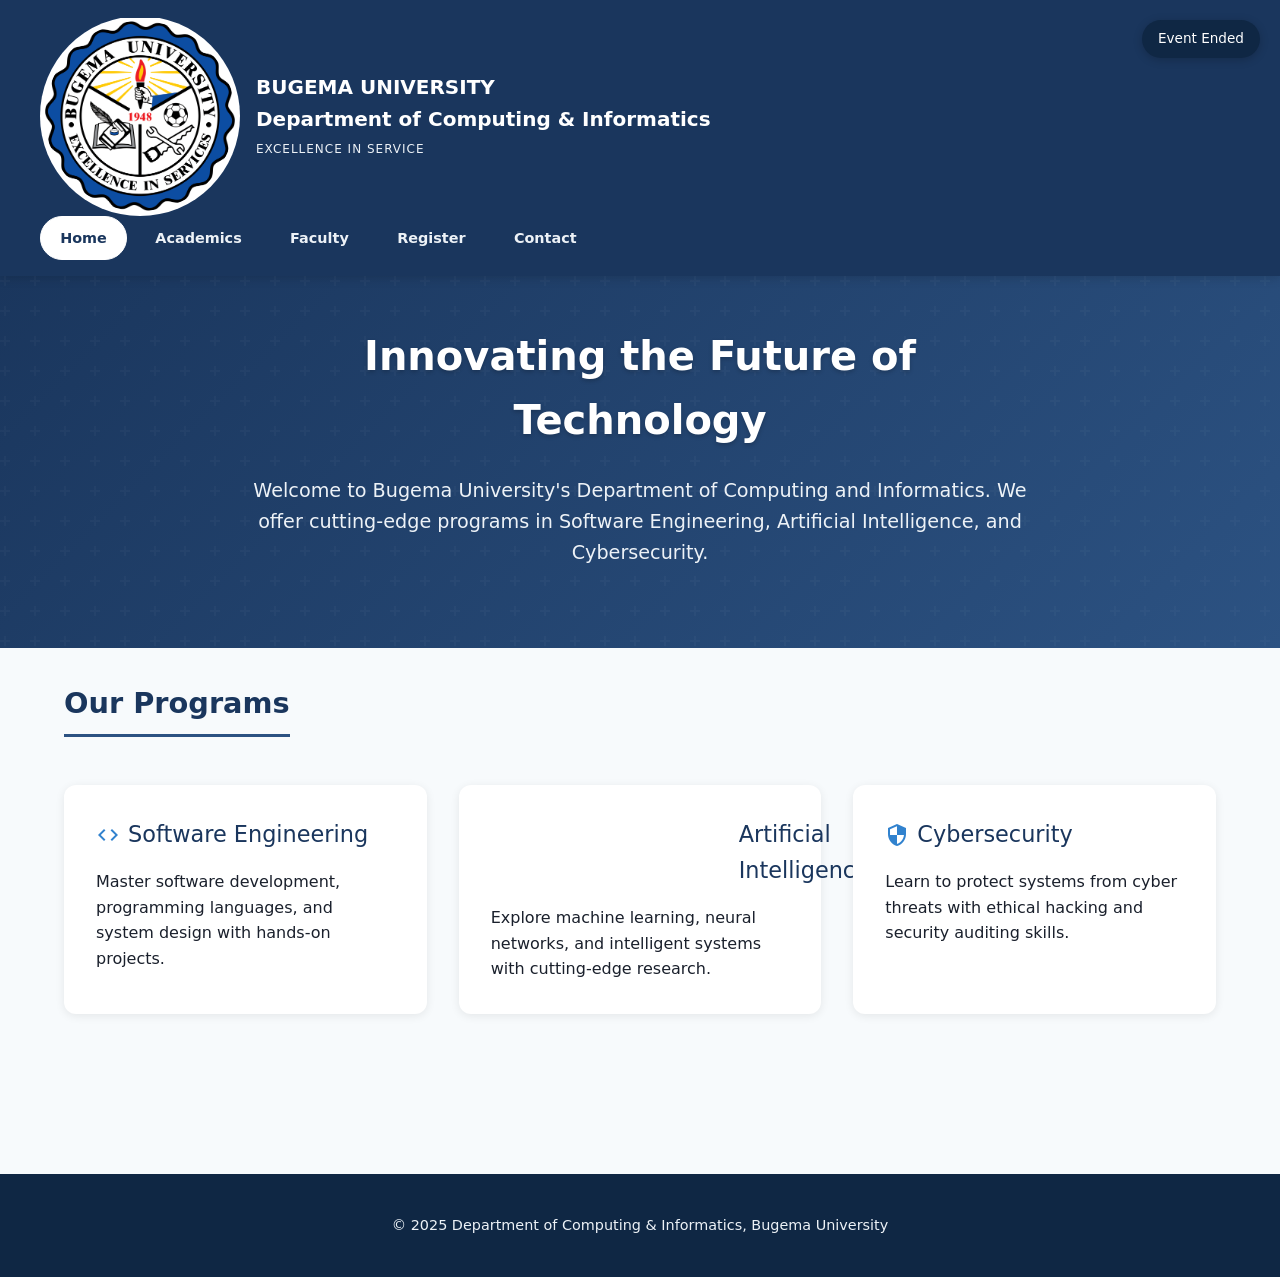
<file: index.html>
<!DOCTYPE html>
<html lang="en">
<head>
    <meta charset="UTF-8">
    <meta name="viewport" content="width=device-width, initial-scale=1.0">
    <meta name="description" content="Department of Computing and Informatics at Bugema University - Excellence in Software Engineering, AI, and Cybersecurity education">
    <title>Department of Computing & Informatics | Bugema University</title>
    <link rel="stylesheet" href="style.css">
    <link rel="stylesheet" href="https://fonts.googleapis.com/icon?family=Material+Icons" crossorigin="anonymous">
</head>
<body>
    <!-- Skip Link for Accessibility -->
    <a href="#main-content" class="skip-link">Skip to main content</a>
    
    <!-- Timer Display -->
    <div class="timer-pill" id="timer" aria-live="polite">Loading...</div>
    
    <!-- Notification Area -->
    <div id="notification-area" aria-live="polite" aria-atomic="true"></div>

    <!-- Header -->
    <header class="main-header" role="banner">
        <div class="header-container">
            <div class="brand">
                <img src="bugema-university-seeklogo.png" alt="Bugema University Logo" class="uni-logo">
                <div class="title-group">
                    <h1>BUGEMA   UNIVERSITY </h1>
                    <h1>Department of Computing & Informatics</h1>
                    <span class="motto">Excellence in Service</span>
                </div>
            </div>
            
            <!-- Mobile Menu Toggle -->
            <button class="menu-toggle" aria-label="Toggle navigation menu" aria-expanded="false">
                <span class="material-icons">menu</span>
            </button>
            
            <!-- Navigation -->
            <nav class="pill-nav" role="navigation" aria-label="Main navigation">
                <a href="index.html" class="nav-btn active" aria-current="page">Home</a>
                <a href="academics.html" class="nav-btn">Academics</a>
                <a href="profile.html" class="nav-btn">Faculty</a>
                <a href="registration.html" class="nav-btn">Register</a>
                <a href="contact.html" class="nav-btn">Contact</a>
            </nav>
        </div>
    </header>

    <!-- Main Content -->
    <main id="main-content">
        <!-- Hero Section -->
        <section class="hero-section" aria-labelledby="hero-title">
            <div class="hero-text">
                <h2 id="hero-title">Innovating the Future of Technology</h2>
                <p>Welcome to Bugema University's Department of Computing and Informatics. We offer cutting-edge programs in Software Engineering, Artificial Intelligence, and Cybersecurity.</p>
            </div>
        </section>

        <!-- Programs -->
        <div class="container">
            <section class="section" aria-labelledby="programs-title">
                <h2 id="programs-title" class="section-title">Our Programs</h2>
                <div class="faculty-grid">
                    <div class="m3-card">
                        <div class="card-title">
                            <span class="material-icons">code</span>
                            <span>Software Engineering</span>
                        </div>
                        <p>Master software development, programming languages, and system design with hands-on projects.</p>
                    </div>
                    <div class="m3-card">
                        <div class="card-title">
                            <span class="material-icons">psychology</span>
                            <span>Artificial Intelligence</span>
                        </div>
                        <p>Explore machine learning, neural networks, and intelligent systems with cutting-edge research.</p>
                    </div>
                    <div class="m3-card">
                        <div class="card-title">
                            <span class="material-icons">security</span>
                            <span>Cybersecurity</span>
                        </div>
                        <p>Learn to protect systems from cyber threats with ethical hacking and security auditing skills.</p>
                    </div>
                </div>
            </section>
        </div>
    </main>

    <!-- Footer -->
    <footer class="main-footer" role="contentinfo">
        <p>&copy; 2025 Department of Computing & Informatics, Bugema University</p>
    </footer>

    <script src="script.js"></script>
</body>
</html>
</file>
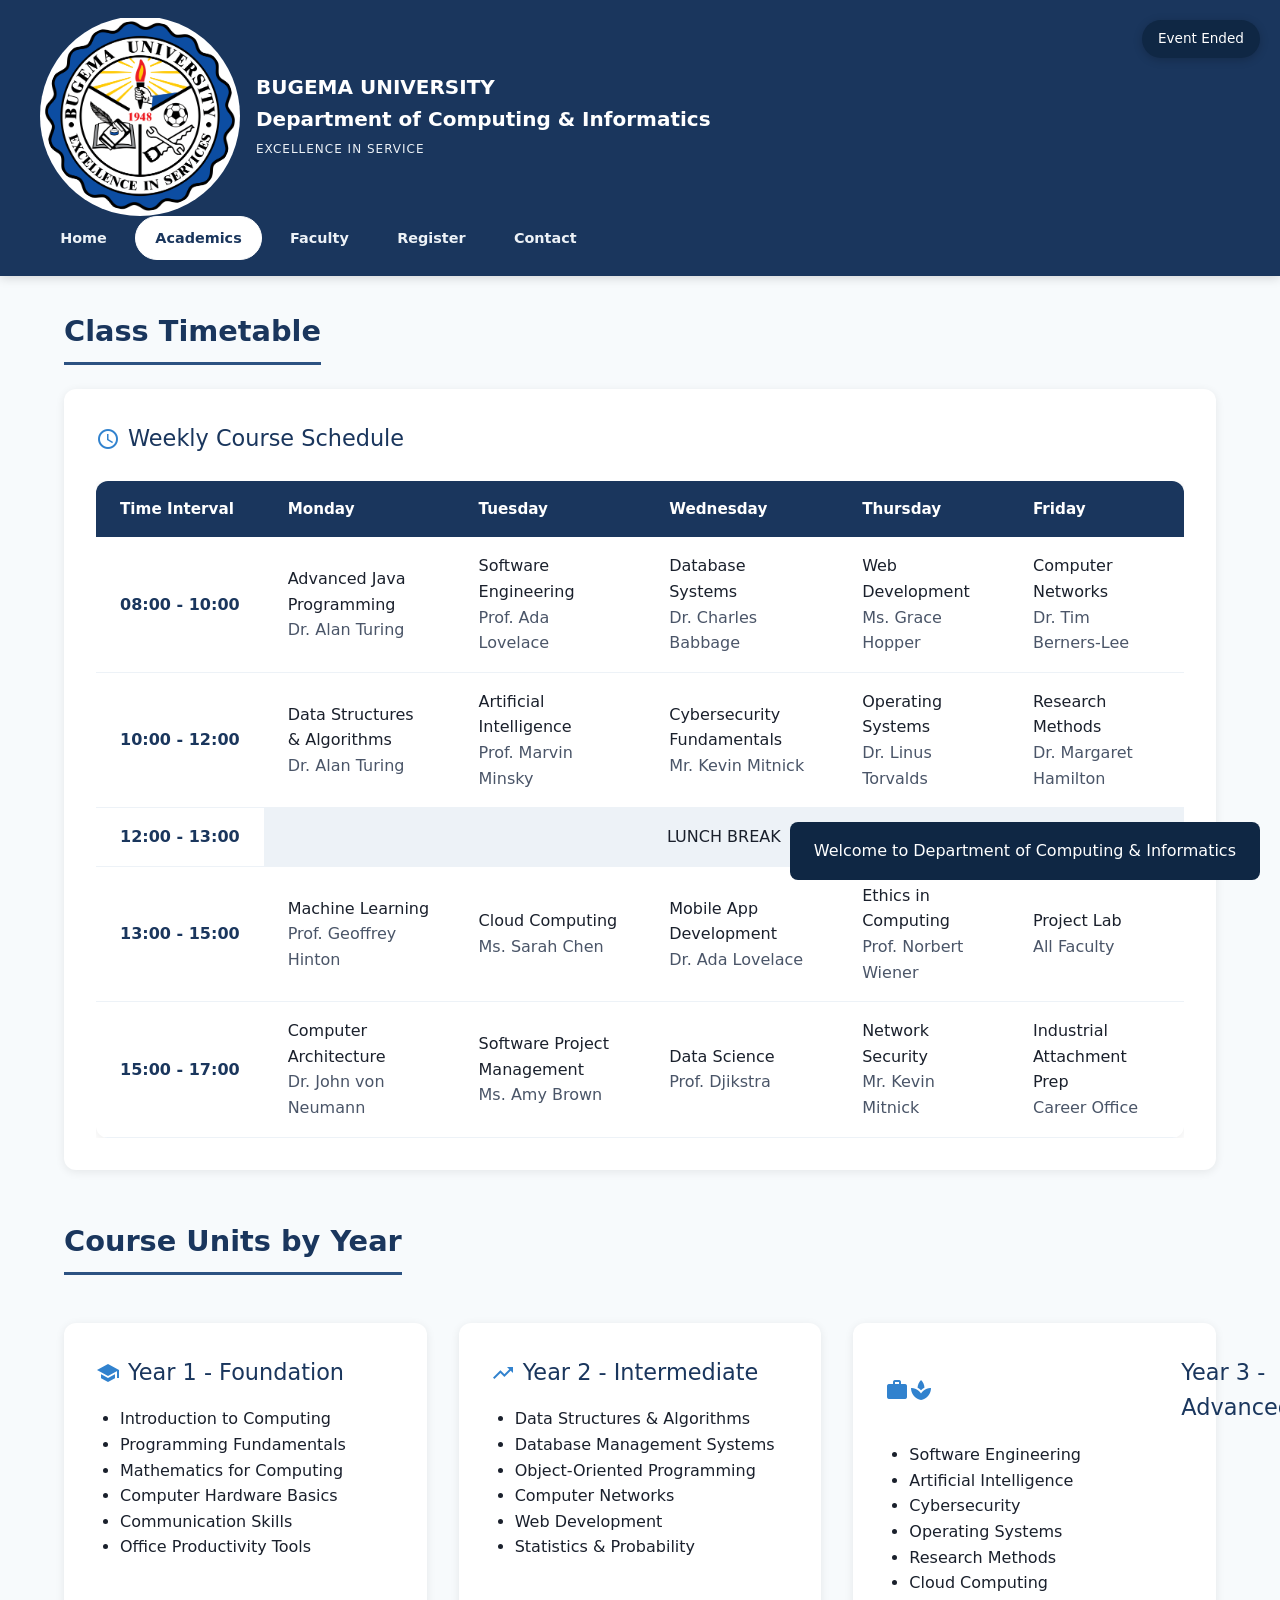
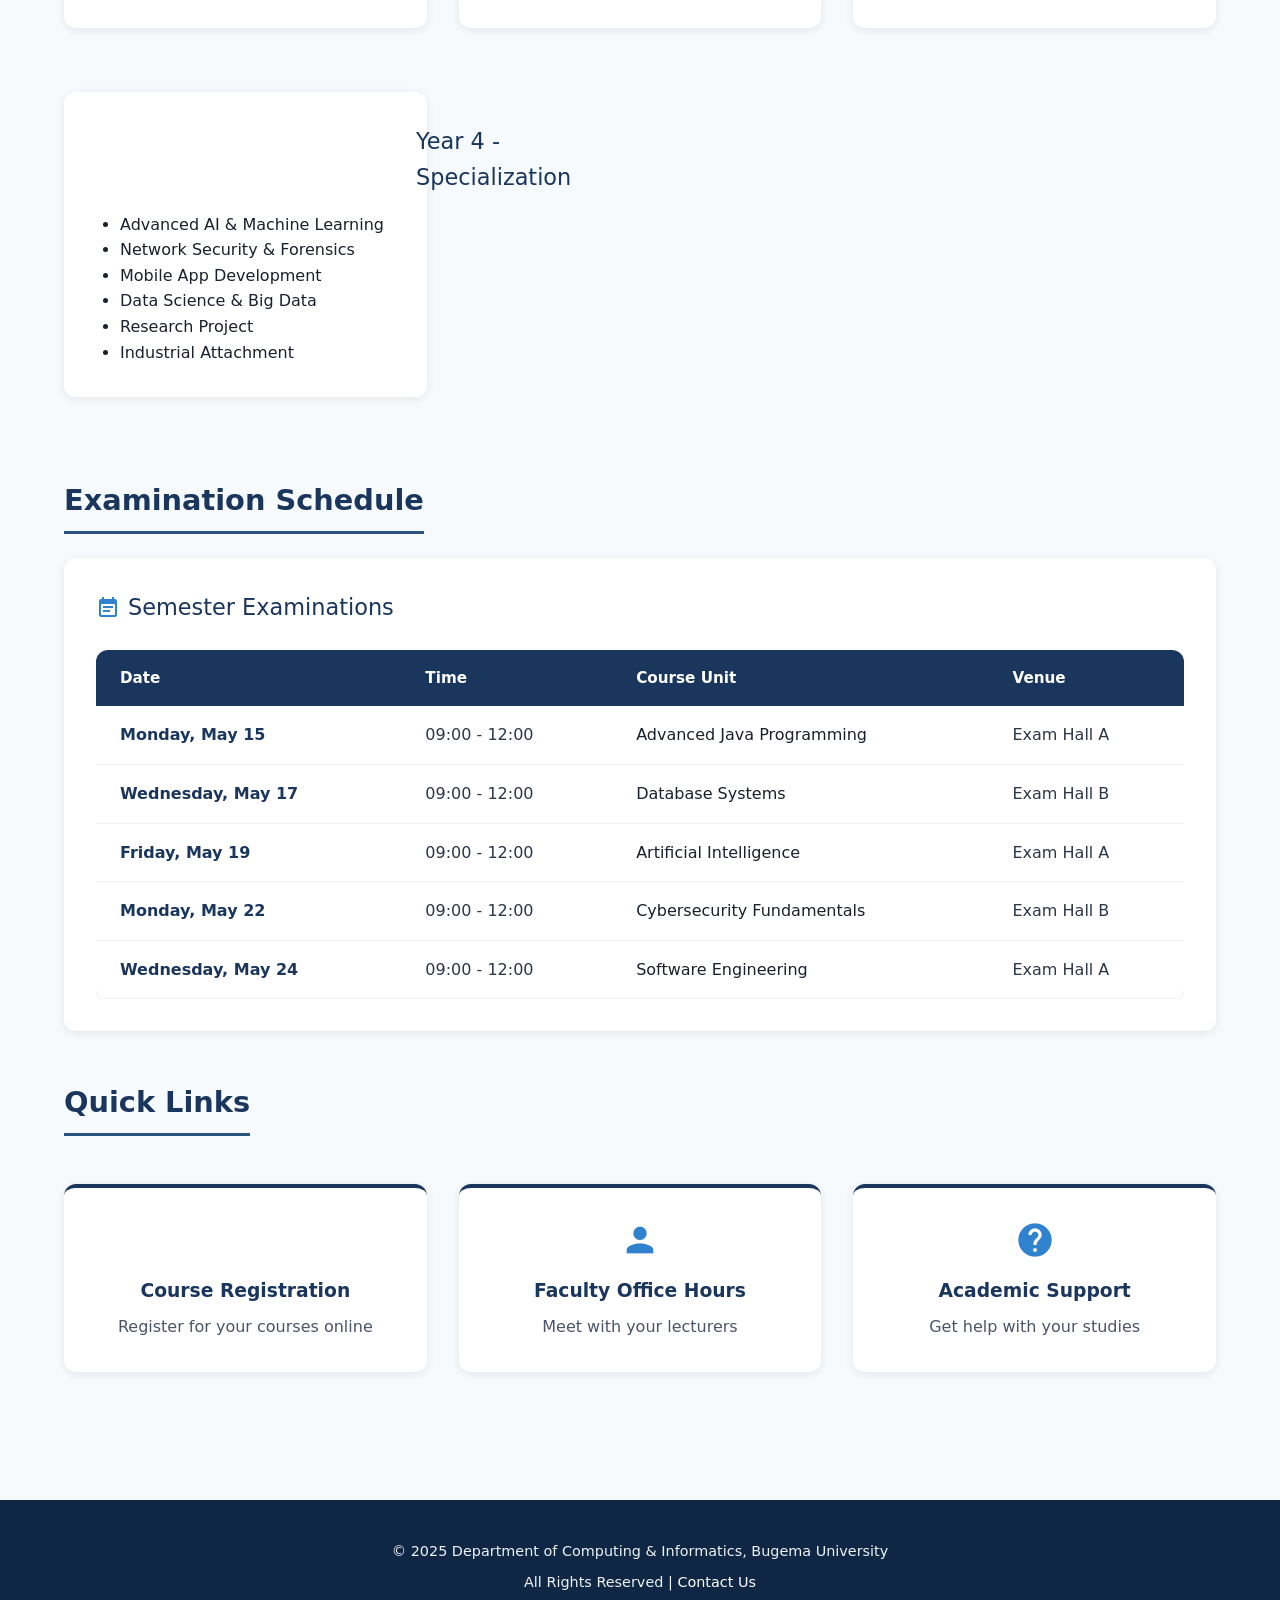
<file: academics.html>
<!DOCTYPE html>
<html lang="en">
<head>
    <meta charset="UTF-8">
    <meta name="viewport" content="width=device-width, initial-scale=1.0">
    <meta name="description" content="View the class timetable, course units, and schedule for the Department of Computing and Informatics">
    <title>Academics & Timetable | Department of Computing & Informatics</title>
    <link rel="stylesheet" href="style.css">
    <link rel="stylesheet" href="https://fonts.googleapis.com/icon?family=Material+Icons" crossorigin="anonymous">
</head>
<body>
    <!-- Skip Link for Accessibility -->
    <a href="#main-content" class="skip-link">Skip to main content</a>
    
    <!-- Timer Display -->
    <div class="timer-pill" id="timer" aria-live="polite">Loading...</div>
    
    <!-- Notification Area -->
    <div id="notification-area" aria-live="polite" aria-atomic="true"></div>

    <!-- Header -->
    <header class="main-header" role="banner">
        <div class="header-container">
            <div class="brand">
                <img src="bugema-university-seeklogo.png" alt="Bugema University Logo" class="uni-logo">
                <div class="title-group">
                    <h1>BUGEMA   UNIVERSITY </h1>
                    <h1>Department of Computing & Informatics</h1>
                    <span class="motto">Excellence in Service</span>
                </div>
            </div>
            
            <!-- Mobile Menu Toggle -->
            <button class="menu-toggle" aria-label="Toggle navigation menu" aria-expanded="false">
                <span class="material-icons">menu</span>
            </button>
            
            <!-- Navigation -->
            <nav class="pill-nav" role="navigation" aria-label="Main navigation">
                <a href="index.html" class="nav-btn">Home</a>
                
                <a href="academics.html" class="nav-btn active" aria-current="page">Academics</a>
                
                <a href="faculty.html" class="nav-btn">Faculty</a>
                
                <a href="registration.html" class="nav-btn">Register</a>
                
                <a href="contact.html" class="nav-btn">Contact</a>
            </nav>
        </div>
    </header>

    <!-- Main Content -->
    <main id="main-content">
        <div class="container">
            <!-- Timetable Section -->
            <section class="section" aria-labelledby="timetable-title">
                <h2 id="timetable-title" class="section-title">Class Timetable</h2>
                
                <div class="m3-card">
                    <div class="card-title">
                        <span class="material-icons">schedule</span>
                        <span>Weekly Course Schedule</span>
                    </div>
                    
                    <div class="timetable-container">
                        <table class="timetable" aria-label="Weekly class timetable showing course units, time slots, and lecturers">
                            <thead>
                                <tr>
                                    <th scope="col">Time Interval</th>
                                    <th scope="col">Monday</th>
                                    <th scope="col">Tuesday</th>
                                    <th scope="col">Wednesday</th>
                                    <th scope="col">Thursday</th>
                                    <th scope="col">Friday</th>
                                </tr>
                            </thead>
                            <tbody>
                                <tr>
                                    <td class="time-slot">08:00 - 10:00</td>
                                    <td class="course-name">Advanced Java Programming<br><span class="lecturer">Dr. Alan Turing</span></td>
                                    <td class="course-name">Software Engineering<br><span class="lecturer">Prof. Ada Lovelace</span></td>
                                    <td class="course-name">Database Systems<br><span class="lecturer">Dr. Charles Babbage</span></td>
                                    <td class="course-name">Web Development<br><span class="lecturer">Ms. Grace Hopper</span></td>
                                    <td class="course-name">Computer Networks<br><span class="lecturer">Dr. Tim Berners-Lee</span></td>
                                </tr>
                                <tr>
                                    <td class="time-slot">10:00 - 12:00</td>
                                    <td class="course-name">Data Structures & Algorithms<br><span class="lecturer">Dr. Alan Turing</span></td>
                                    <td class="course-name">Artificial Intelligence<br><span class="lecturer">Prof. Marvin Minsky</span></td>
                                    <td class="course-name">Cybersecurity Fundamentals<br><span class="lecturer">Mr. Kevin Mitnick</span></td>
                                    <td class="course-name">Operating Systems<br><span class="lecturer">Dr. Linus Torvalds</span></td>
                                    <td class="course-name">Research Methods<br><span class="lecturer">Dr. Margaret Hamilton</span></td>
                                </tr>
                                <tr>
                                    <td class="time-slot">12:00 - 13:00</td>
                                    <td colspan="5" class="course-name" style="text-align: center; background: var(--white-light);">LUNCH BREAK</td>
                                </tr>
                                <tr>
                                    <td class="time-slot">13:00 - 15:00</td>
                                    <td class="course-name">Machine Learning<br><span class="lecturer">Prof. Geoffrey Hinton</span></td>
                                    <td class="course-name">Cloud Computing<br><span class="lecturer">Ms. Sarah Chen</span></td>
                                    <td class="course-name">Mobile App Development<br><span class="lecturer">Dr. Ada Lovelace</span></td>
                                    <td class="course-name">Ethics in Computing<br><span class="lecturer">Prof. Norbert Wiener</span></td>
                                    <td class="course-name">Project Lab<br><span class="lecturer">All Faculty</span></td>
                                </tr>
                                <tr>
                                    <td class="time-slot">15:00 - 17:00</td>
                                    <td class="course-name">Computer Architecture<br><span class="lecturer">Dr. John von Neumann</span></td>
                                    <td class="course-name">Software Project Management<br><span class="lecturer">Ms. Amy Brown</span></td>
                                    <td class="course-name">Data Science<br><span class="lecturer">Prof. Djikstra</span></td>
                                    <td class="course-name">Network Security<br><span class="lecturer">Mr. Kevin Mitnick</span></td>
                                    <td class="course-name">Industrial Attachment Prep<br><span class="lecturer">Career Office</span></td>
                                </tr>
                            </tbody>
                        </table>
                    </div>
                </div>
            </section>

            <!-- Course Units by Year -->
            <section class="section" aria-labelledby="courses-title">
                <h2 id="courses-title" class="section-title">Course Units by Year</h2>
                
                <div class="faculty-grid">
                    <div class="m3-card">
                        <div class="card-title">
                            <span class="material-icons">school</span>
                            <span>Year 1 - Foundation</span>
                        </div>
                        <ul style="margin-left: 1.5rem;">
                            <li>Introduction to Computing</li>
                            <li>Programming Fundamentals</li>
                            <li>Mathematics for Computing</li>
                            <li>Computer Hardware Basics</li>
                            <li>Communication Skills</li>
                            <li>Office Productivity Tools</li>
                        </ul>
                    </div>
                    
                    <div class="m3-card">
                        <div class="card-title">
                            <span class="material-icons">trending_up</span>
                            <span>Year 2 - Intermediate</span>
                        </div>
                        <ul style="margin-left: 1.5rem;">
                            <li>Data Structures & Algorithms</li>
                            <li>Database Management Systems</li>
                            <li>Object-Oriented Programming</li>
                            <li>Computer Networks</li>
                            <li>Web Development</li>
                            <li>Statistics & Probability</li>
                        </ul>
                    </div>
                    
                    <div class="m3-card">
                        <div class="card-title">
                            <span class="material-icons">workspace_premium</span>
                            <span>Year 3 - Advanced</span>
                        </div>
                        <ul style="margin-left: 1.5rem;">
                            <li>Software Engineering</li>
                            <li>Artificial Intelligence</li>
                            <li>Cybersecurity</li>
                            <li>Operating Systems</li>
                            <li>Research Methods</li>
                            <li>Cloud Computing</li>
                        </ul>
                    </div>
                    
                    <div class="m3-card">
                        <div class="card-title">
                            <span class="material-icons">military_tech</span>
                            <span>Year 4 - Specialization</span>
                        </div>
                        <ul style="margin-left: 1.5rem;">
                            <li>Advanced AI & Machine Learning</li>
                            <li>Network Security & Forensics</li>
                            <li>Mobile App Development</li>
                            <li>Data Science & Big Data</li>
                            <li>Research Project</li>
                            <li>Industrial Attachment</li>
                        </ul>
                    </div>
                </div>
            </section>

            <!-- Exam Schedule -->
            <section class="section" aria-labelledby="exams-title">
                <h2 id="exams-title" class="section-title">Examination Schedule</h2>
                
                <div class="m3-card">
                    <div class="card-title">
                        <span class="material-icons">event_note</span>
                        <span>Semester Examinations</span>
                    </div>
                    
                    <div class="timetable-container">
                        <table class="timetable" aria-label="Examination schedule">
                            <thead>
                                <tr>
                                    <th scope="col">Date</th>
                                    <th scope="col">Time</th>
                                    <th scope="col">Course Unit</th>
                                    <th scope="col">Venue</th>
                                </tr>
                            </thead>
                            <tbody>
                                <tr>
                                    <td class="time-slot">Monday, May 15</td>
                                    <td>09:00 - 12:00</td>
                                    <td class="course-name">Advanced Java Programming</td>
                                    <td>Exam Hall A</td>
                                </tr>
                                <tr>
                                    <td class="time-slot">Wednesday, May 17</td>
                                    <td>09:00 - 12:00</td>
                                    <td class="course-name">Database Systems</td>
                                    <td>Exam Hall B</td>
                                </tr>
                                <tr>
                                    <td class="time-slot">Friday, May 19</td>
                                    <td>09:00 - 12:00</td>
                                    <td class="course-name">Artificial Intelligence</td>
                                    <td>Exam Hall A</td>
                                </tr>
                                <tr>
                                    <td class="time-slot">Monday, May 22</td>
                                    <td>09:00 - 12:00</td>
                                    <td class="course-name">Cybersecurity Fundamentals</td>
                                    <td>Exam Hall B</td>
                                </tr>
                                <tr>
                                    <td class="time-slot">Wednesday, May 24</td>
                                    <td>09:00 - 12:00</td>
                                    <td class="course-name">Software Engineering</td>
                                    <td>Exam Hall A</td>
                                </tr>
                            </tbody>
                        </table>
                    </div>
                </div>
            </section>

            <!-- Quick Links -->
            <section class="section" aria-labelledby="quicklinks-title">
                <h2 id="quicklinks-title" class="section-title">Quick Links</h2>
                <div class="contact-grid">
                    <a href="registration.html" class="contact-card" style="text-decoration: none;">
                        <span class="material-icons">how_to_reg</span>
                        <h3>Course Registration</h3>
                        <p>Register for your courses online</p>
                    </a>
                    <a href="faculty.html" class="contact-card" style="text-decoration: none;">
                        <span class="material-icons">person</span>
                        <h3>Faculty Office Hours</h3>
                        <p>Meet with your lecturers</p>
                    </a>
                    <a href="contact.html" class="contact-card" style="text-decoration: none;">
                        <span class="material-icons">help</span>
                        <h3>Academic Support</h3>
                        <p>Get help with your studies</p>
                    </a>
                </div>
            </section>
        </div>
    </main>

    <!-- Footer -->
    <footer class="main-footer" role="contentinfo">
        <p>&copy; 2025 Department of Computing & Informatics, Bugema University</p>
        <p>All Rights Reserved | <a href="contact.html">Contact Us</a></p>
    </footer>

    <script src="script.js"></script>
</body>
</html>
</file>
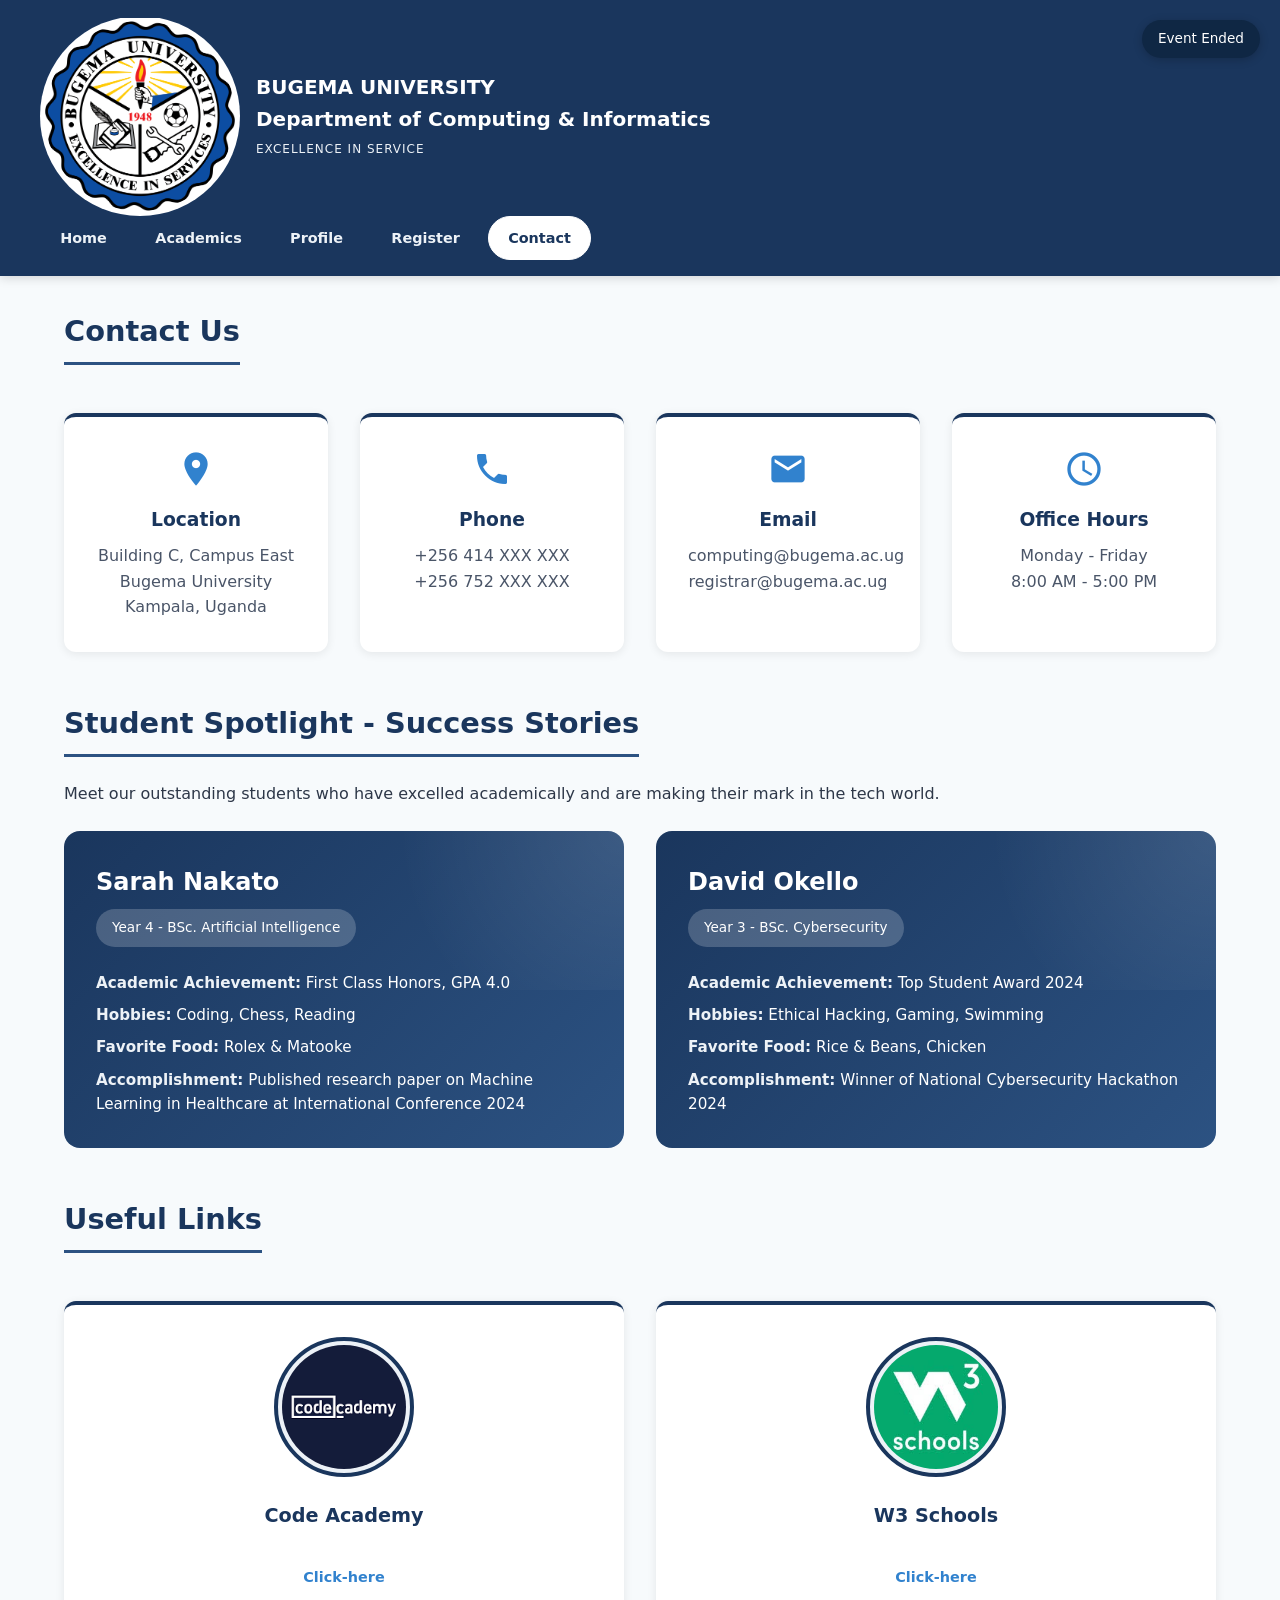
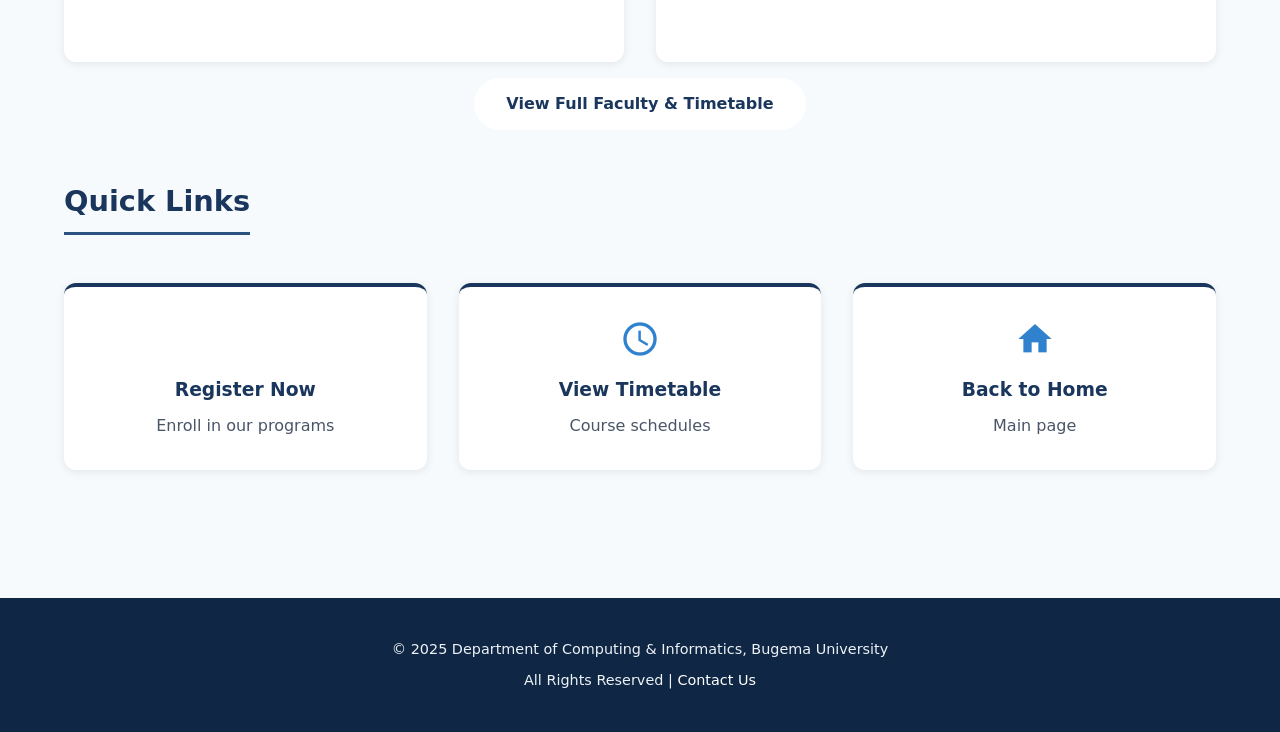
<file: contact.html>
<!DOCTYPE html>
<html lang="en">
<head>
    <meta charset="UTF-8">
    <meta name="viewport" content="width=device-width, initial-scale=1.0">
    <meta name="description" content="Contact the Department of Computing and Informatics - Get in touch with our team and meet our success stories">
    <title>Contact & Success Stories | Department of Computing & Informatics</title>
    <link rel="stylesheet" href="style.css">
    <link rel="stylesheet" href="https://fonts.googleapis.com/icon?family=Material+Icons" crossorigin="anonymous">
</head>
<body>
    <!-- Skip Link for Accessibility -->
    <a href="#main-content" class="skip-link">Skip to main content</a>
    
    <!-- Timer Display -->
    <div class="timer-pill" id="timer" aria-live="polite">Loading...</div>
    
    <!-- Notification Area -->
    <div id="notification-area" aria-live="polite" aria-atomic="true"></div>

    <!-- Header -->
    <header class="main-header" role="banner">
        <div class="header-container">
            <div class="brand">
                 <img src="bugema-university-seeklogo.png" alt="Bugema University Logo" class="uni-logo">
                <div class="title-group">
                    <h1>BUGEMA   UNIVERSITY </h1>
                    <h1>Department of Computing & Informatics</h1>
                    <span class="motto">Excellence in Service</span>
                </div>
            </div>
            
            <!-- Mobile Menu Toggle -->
            <button class="menu-toggle" aria-label="Toggle navigation menu" aria-expanded="false">
                <span class="material-icons">menu</span>
            </button>
            
            <!-- Navigation -->
            <nav class="pill-nav" role="navigation" aria-label="Main navigation">
                <a href="index.html" class="nav-btn">Home</a>
                <a href="academics.html" class="nav-btn">Academics</a>
                <a href="profile.html" class="nav-btn">Profile</a>
                <a href="registration.html" class="nav-btn">Register</a>
                <a href="contact.html" class="nav-btn active" aria-current="page">Contact</a>
            </nav>
        </div>
    </header>

    <!-- Main Content -->
    <main id="main-content">
        <div class="container">
            <!-- Contact Information -->
            <section class="section" aria-labelledby="contact-title">
                <h2 id="contact-title" class="section-title">Contact Us</h2>
                
                <div class="contact-grid">
                    <div class="contact-card">
                        <span class="material-icons">location_on</span>
                        <h3>Location</h3>
                        <p>Building C, Campus East<br>Bugema University<br>Kampala, Uganda</p>
                    </div>
                    <div class="contact-card">
                        <span class="material-icons">phone</span>
                        <h3>Phone</h3>
                        <p>+256 414 XXX XXX<br>+256 752 XXX XXX</p>
                    </div>
                    <div class="contact-card">
                        <span class="material-icons">email</span>
                        <h3>Email</h3>
                        <p>computing@bugema.ac.ug<br>registrar@bugema.ac.ug</p>
                    </div>
                    <div class="contact-card">
                        <span class="material-icons">schedule</span>
                        <h3>Office Hours</h3>
                        <p>Monday - Friday<br>8:00 AM - 5:00 PM</p>
                    </div>
                </div>
            </section>

            <!-- Student Spotlight / Success Stories -->
            <section class="section" aria-labelledby="spotlight-title">
                <h2 id="spotlight-title" class="section-title">Student Spotlight - Success Stories</h2>
                
                <p style="margin-bottom: 1.5rem; color: var(--text-secondary);">
                    Meet our outstanding students who have excelled academically and are making their mark in the tech world.
                </p>
                
                <div class="spotlight-grid">
                    <!-- Student 1 -->
                    <article class="spotlight-card">
                        <h3>Sarah Nakato</h3>
                        <span class="achievement">Year 4 - BSc. Artificial Intelligence</span>
                        <div class="spotlight-info">
                            <p><strong>Academic Achievement:</strong> First Class Honors, GPA 4.0</p>
                            <p><strong>Hobbies:</strong> Coding, Chess, Reading</p>
                            <p><strong>Favorite Food:</strong> Rolex & Matooke</p>
                            <p><strong>Accomplishment:</strong> Published research paper on Machine Learning in Healthcare at International Conference 2024</p>
                        </div>
                    </article>
                    
                    <!-- Student 2 -->
                    <article class="spotlight-card">
                        <h3>David Okello</h3>
                        <span class="achievement">Year 3 - BSc. Cybersecurity</span>
                        <div class="spotlight-info">
                            <p><strong>Academic Achievement:</strong> Top Student Award 2024</p>
                            <p><strong>Hobbies:</strong> Ethical Hacking, Gaming, Swimming</p>
                            <p><strong>Favorite Food:</strong> Rice & Beans, Chicken</p>
                            <p><strong>Accomplishment:</strong> Winner of National Cybersecurity Hackathon 2024</p>
                        </div>
                    </article>
                </div>
            </section>

            <!-- Faculty Directory Summary -->
            <section class="section" aria-labelledby="faculty-title">
                <h2 id="faculty-title" class="section-title">Useful Links</h2>
                
                <div class="faculty-grid">
                    <div class="faculty-card">
                        <div class="photo-frame">
                            <img src="download code.png" alt="Dr. Alan Turing portrait">
                        </div>
                        <h3>Code Academy</h3>
                        
                        <a href="https://www.google.com/aclk?sa=L&pf=1&ai=DChsSEwjnrPCMzqmTAxXimFAGHR8zJMMYACICCAEQABoCZGc&co=1&ase=2&gclid=Cj0KCQjwmunNBhDbARIsAOndKpmoL3iuJNfjY51WEGfi3acpWEkrfNFXVTB2J08uyaP6qBTt4oOLvcMaAoSEEALw_wcB&ei=GrC6af3GCJmAhbIPzLjb0Qo&cid=[base64]&cce=2&category=acrcp_v1_32&sig=AOD64_3T_HYKgnAscVzVYEbE5-sHPDts-g&q&sqi=2&nis=4&adurl=https://www.codecademy.com?g_network%3Dg%26g_productchannel%3D%26g_adid%3D528849219280%26g_locinterest%3D%26g_keyword%3Dcodecademy%26g_acctid%3D243-039-7011%26g_adtype%3D%26g_keywordid%3Dkwd-41065460761%26g_ifcreative%3D%26g_campaign%3Daccount%26g_locphysical%3D9216966%26g_adgroupid%3D70492864474%26g_productid%3D%26g_source%3D%7Bsourceid%7D%26g_merchantid%3D%26g_placement%3D%26g_partition%3D%26g_campaignid%3D1726903838%26g_ifproduct%3D%26utm_id%3Dt_kwd-41065460761:ag_70492864474:cp_1726903838:n_g:d_c%26utm_source%3Dgoogle%26utm_medium%3Dpaid-search%26utm_term%3Dcodecademy%26utm_campaign%3DINTL_Brand_Exact%26utm_content%3D528849219280%26g_adtype%3Dsearch%26g_acctid%3D243-039-7011%26gad_source%3D1%26gad_campaignid%3D1726903838%26gbraid%3D0AAAAAon8KZGE7arKNxF6QE4ltmQL7ILX_%26gclid%3DCj0KCQjwmunNBhDbARIsAOndKpmoL3iuJNfjY51WEGfi3acpWEkrfNFXVTB2J08uyaP6qBTt4oOLvcMaAoSEEALw_wcB&ved=2ahUKEwj9u-uMzqmTAxUZQEEAHUzcNqoQ0Qx6BAgZEAE" class="nav-btn"> <p class="faculty-title">Click-here</p></a>
                        
                       
                    </div>
                    
                    <div class="faculty-card">
                        <div class="photo-frame">
                            <img src="download.jfif" alt="Prof. Ada Lovelace portrait">
                        </div>
                        <h3>W3 Schools</h3>
                                  <a href="https://www.w3schools.com/" class="nav-btn"><p class="faculty-title">Click-here</p></a>
                        
                    </div>
                    
                   
                </div>
                <p style="text-align: center; margin-top: 1rem;">
                    <a href="academics.html" class="primary-btn" style="display: inline-block; text-decoration: none;">View Full Faculty & Timetable</a>
                </p>
            </section>

            <!-- Quick Links -->
            <section class="section" aria-labelledby="links-title">
                <h2 id="links-title" class="section-title">Quick Links</h2>
                <div class="contact-grid">
                    <a href="registration.html" class="contact-card" style="text-decoration: none;">
                        <span class="material-icons">how_to_reg</span>
                        <h3>Register Now</h3>
                        <p>Enroll in our programs</p>
                    </a>
                    <a href="academics.html" class="contact-card" style="text-decoration: none;">
                        <span class="material-icons">schedule</span>
                        <h3>View Timetable</h3>
                        <p>Course schedules</p>
                    </a>
                    <a href="index.html" class="contact-card" style="text-decoration: none;">
                        <span class="material-icons">home</span>
                        <h3>Back to Home</h3>
                        <p>Main page</p>
                    </a>
                </div>
            </section>
        </div>
    </main>

    <!-- Footer -->
    <footer class="main-footer" role="contentinfo">
        <p>&copy; 2025 Department of Computing & Informatics, Bugema University</p>
        <p>All Rights Reserved | <a href="contact.html">Contact Us</a></p>
    </footer>

    <script src="script.js"></script>
</body>
</html>
</file>
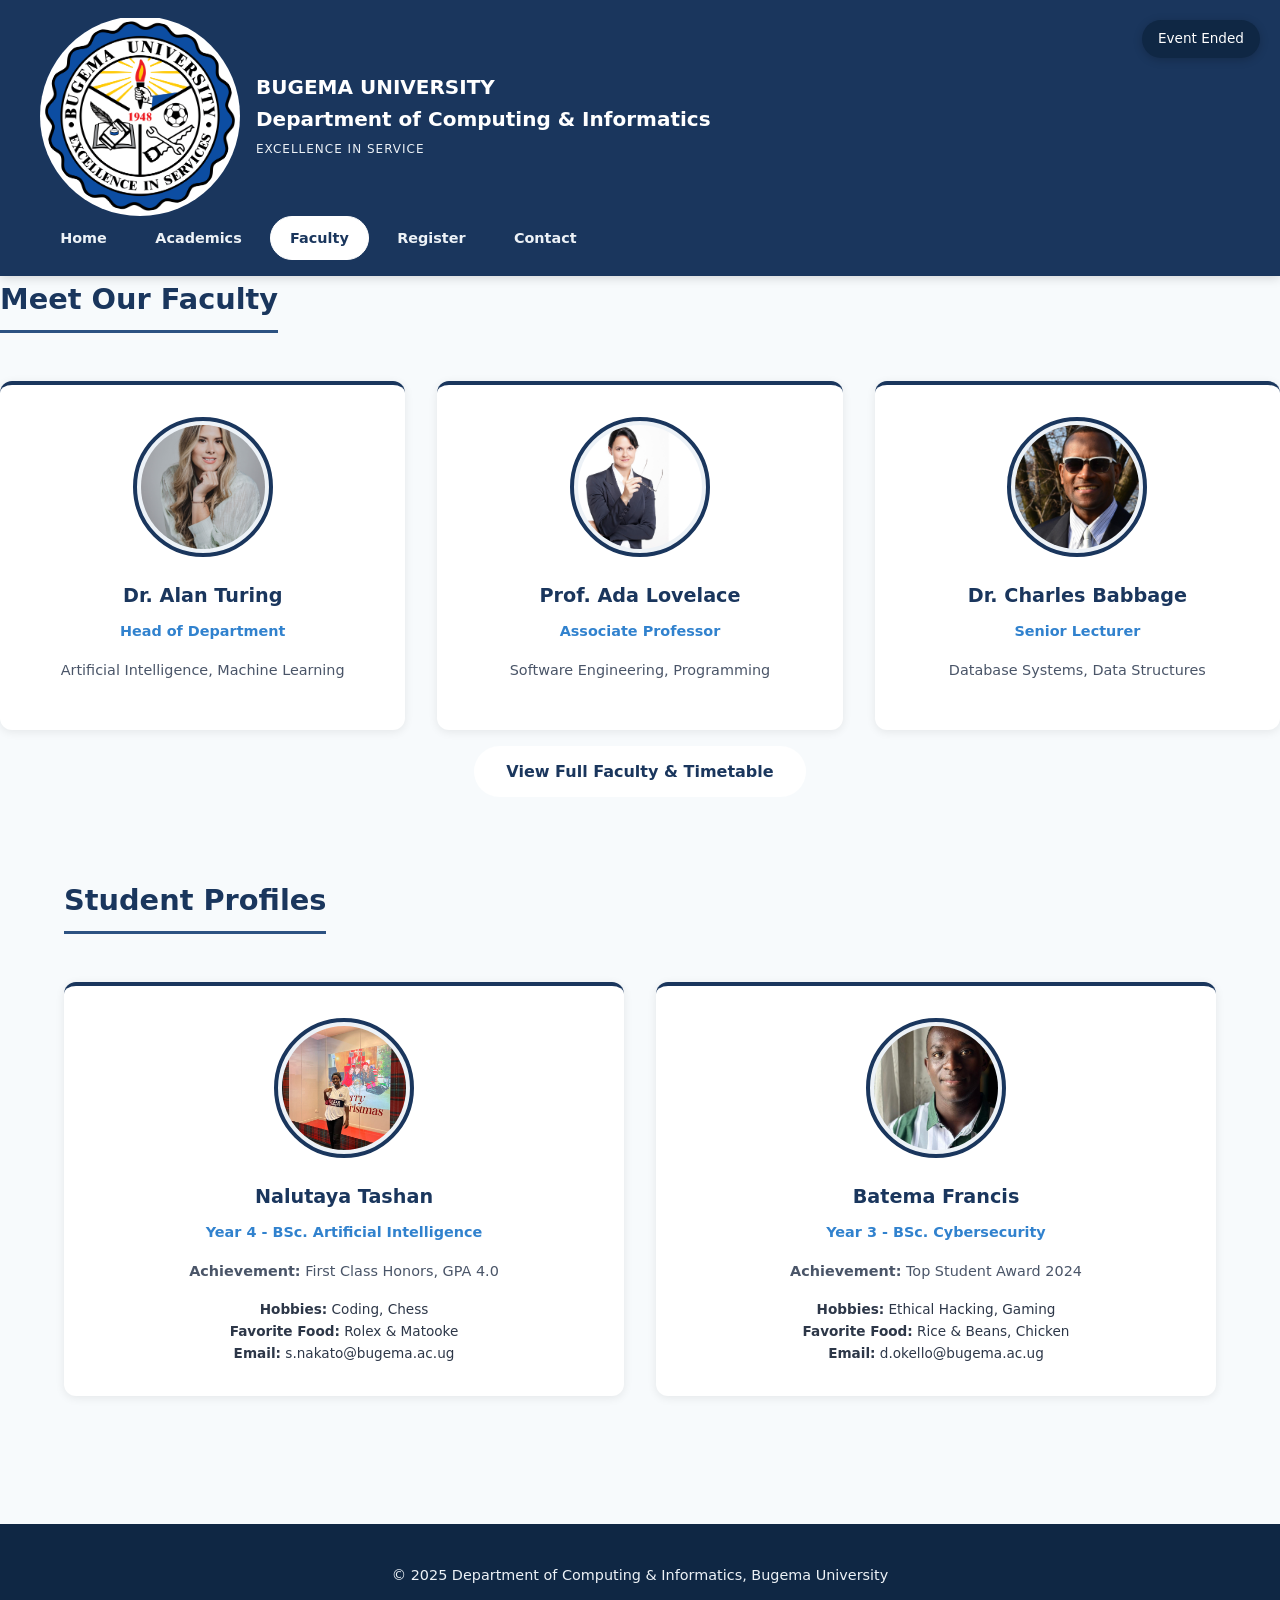
<file: faculty.html>
<!DOCTYPE html>
<html lang="en">
<head>
    <meta charset="UTF-8">
    <meta name="viewport" content="width=device-width, initial-scale=1.0">
    <meta name="description" content="Student profiles at the Department of Computing and Informatics">
    <title>Student Profiles | Department of Computing & Informatics</title>
    <link rel="stylesheet" href="style.css">
    <link rel="stylesheet" href="https://fonts.googleapis.com/icon?family=Material+Icons" crossorigin="anonymous">
</head>
<body>
    <!-- Skip Link for Accessibility -->
    <a href="#main-content" class="skip-link">Skip to main content</a>
    
    <!-- Timer Display -->
    <div class="timer-pill" id="timer" aria-live="polite">Loading...</div>
    
    <!-- Notification Area -->
    <div id="notification-area" aria-live="polite" aria-atomic="true"></div>

    <!-- Header -->
    <header class="main-header" role="banner">
        <div class="header-container">
            <div class="brand">
                 <img src="bugema-university-seeklogo.png" alt="Bugema University Logo" class="uni-logo">
                <div class="title-group">
                    <h1>BUGEMA   UNIVERSITY </h1>
                    <h1>Department of Computing & Informatics</h1>
                    <span class="motto">Excellence in Service</span>
                </div>
            </div>
            
            <!-- Mobile Menu Toggle -->
            <button class="menu-toggle" aria-label="Toggle navigation menu" aria-expanded="false">
                <span class="material-icons">menu</span>
            </button>
            
            <!-- Navigation -->
            <nav class="pill-nav" role="navigation" aria-label="Main navigation">
                <a href="index.html" class="nav-btn">Home</a>
                <a href="academics.html" class="nav-btn">Academics</a>
                <a href="faculty.html" class="nav-btn active" aria-current="page">Faculty
                </a>
                <a href="registration.html" class="nav-btn">Register</a>
                <a href="contact.html" class="nav-btn">Contact</a>
            </nav>
        </div>
    </header>

    <!-- Main Content -->
    <main id="main-content">

<!-- Faculty Directory Summary -->
            <section class="section" aria-labelledby="faculty-title">
                <h2 id="faculty-title" class="section-title">Meet Our Faculty</h2>
                
                <div class="faculty-grid">
                    <div class="faculty-card">
                        <div class="photo-frame">
                            <img src="jump1987-woman-7895953_1920.jpg" alt="Dr. Alan Turing portrait">
                        </div>
                        <h3>Dr. Alan Turing</h3>
                        <p class="faculty-title">Head of Department</p>
                        <p class="faculty-expertise">Artificial Intelligence, Machine Learning</p>
                    </div>
                    
                    <div class="faculty-card">
                        <div class="photo-frame">
                            <img src="whitesession-business-woman-2756210_1920.jpg" alt="Prof. Ada Lovelace portrait">
                        </div>
                        <h3>Prof. Ada Lovelace</h3>
                        <p class="faculty-title">Associate Professor</p>
                        <p class="faculty-expertise">Software Engineering, Programming</p>
                    </div>
                    
                    <div class="faculty-card">
                        <div class="photo-frame">
                            <img src="artisticoperations-man-3278519_1920.jpg" alt="Dr. Charles Babbage portrait">
                        </div>
                        <h3>Dr. Charles Babbage</h3>
                        <p class="faculty-title">Senior Lecturer</p>
                        <p class="faculty-expertise">Database Systems, Data Structures</p>
                    </div>
                </div>
                <p style="text-align: center; margin-top: 1rem;">
                    <a href="academics.html" class="primary-btn" style="display: inline-block; text-decoration: none;">View Full Faculty & Timetable</a>
                </p>
            </section>




        <div class="container">
            <!-- Student Profiles -->
            <section class="section" aria-labelledby="profile-title">
                <h2 id="profile-title" class="section-title">Student Profiles</h2>
                
                <div class="faculty-grid">

                    

                    <!-- Student 1 -->
                    <article class="faculty-card">
                        <div class="photo-frame">
                            <img src="tashan.jpeg" alt="Sarah Nakato portrait">
                        </div>
                        <h3>Nalutaya Tashan</h3>
                        <p class="faculty-title">Year 4 - BSc. Artificial Intelligence</p>
                        <p class="faculty-expertise"><strong>Achievement:</strong> First Class Honors, GPA 4.0</p>
                        <p class="faculty-contact">
                            <strong>Hobbies:</strong> Coding, Chess<br>
                            <strong>Favorite Food:</strong> Rolex & Matooke<br>
                            <strong>Email:</strong> s.nakato@bugema.ac.ug
                        </p>
                    </article>
                    
                    <!-- Student 2 -->
                    <article class="faculty-card">
                        <div class="photo-frame">
                            <img src="WhatsApp Image 2026-03-18 at 14.09.54.jpeg" alt="David Okello portrait">
                        </div>
                        <h3>Batema Francis</h3>
                        <p class="faculty-title">Year 3 - BSc. Cybersecurity</p>
                        <p class="faculty-expertise"><strong>Achievement:</strong> Top Student Award 2024</p>
                        <p class="faculty-contact">
                            <strong>Hobbies:</strong> Ethical Hacking, Gaming<br>
                            <strong>Favorite Food:</strong> Rice & Beans, Chicken<br>
                            <strong>Email:</strong> d.okello@bugema.ac.ug
                        </p>
                    </article>
                </div>
            </section>
            
        </div>
    </main>

    <!-- Footer -->
    <footer class="main-footer" role="contentinfo">
        <p>&copy; 2025 Department of Computing & Informatics, Bugema University</p>
    </footer>

    <script src="script.js"></script>
</body>
</html>
</file>
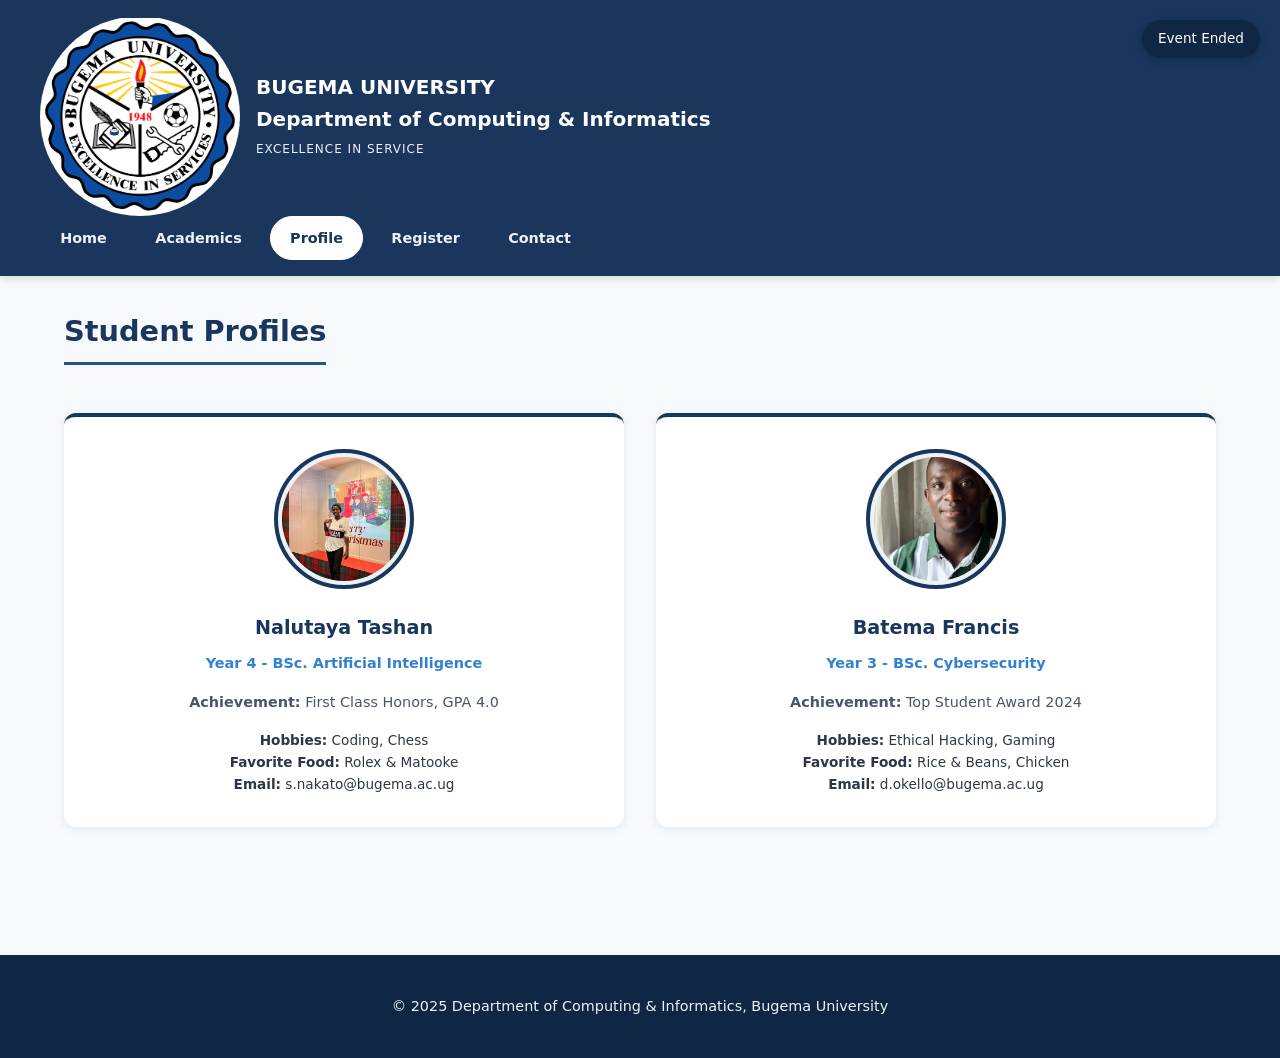
<file: profile.html>
<!DOCTYPE html>
<html lang="en">
<head>
    <meta charset="UTF-8">
    <meta name="viewport" content="width=device-width, initial-scale=1.0">
    <meta name="description" content="Student profiles at the Department of Computing and Informatics">
    <title>Student Profiles | Department of Computing & Informatics</title>
    <link rel="stylesheet" href="style.css">
    <link rel="stylesheet" href="https://fonts.googleapis.com/icon?family=Material+Icons" crossorigin="anonymous">
</head>
<body>
    <!-- Skip Link for Accessibility -->
    <a href="#main-content" class="skip-link">Skip to main content</a>
    
    <!-- Timer Display -->
    <div class="timer-pill" id="timer" aria-live="polite">Loading...</div>
    
    <!-- Notification Area -->
    <div id="notification-area" aria-live="polite" aria-atomic="true"></div>

    <!-- Header -->
    <header class="main-header" role="banner">
        <div class="header-container">
            <div class="brand">
                 <img src="bugema-university-seeklogo.png" alt="Bugema University Logo" class="uni-logo">
                <div class="title-group">
                    <h1>BUGEMA   UNIVERSITY </h1>
                    <h1>Department of Computing & Informatics</h1>
                    <span class="motto">Excellence in Service</span>
                </div>
            </div>
            
            <!-- Mobile Menu Toggle -->
            <button class="menu-toggle" aria-label="Toggle navigation menu" aria-expanded="false">
                <span class="material-icons">menu</span>
            </button>
            
            <!-- Navigation -->
            <nav class="pill-nav" role="navigation" aria-label="Main navigation">
                <a href="index.html" class="nav-btn">Home</a>
                <a href="academics.html" class="nav-btn">Academics</a>
                <a href="profile.html" class="nav-btn active" aria-current="page">Profile</a>
                <a href="registration.html" class="nav-btn">Register</a>
                <a href="contact.html" class="nav-btn">Contact</a>
            </nav>
        </div>
    </header>

    <!-- Main Content -->
    <main id="main-content">
        <div class="container">
            <!-- Student Profiles -->
            <section class="section" aria-labelledby="profile-title">
                <h2 id="profile-title" class="section-title">Student Profiles</h2>
                
                <div class="faculty-grid">
                    <!-- Student 1 -->
                    <article class="faculty-card">
                        <div class="photo-frame">
                            <img src="tashan.jpeg" alt="Sarah Nakato portrait">
                        </div>
                        <h3>Nalutaya Tashan</h3>
                        <p class="faculty-title">Year 4 - BSc. Artificial Intelligence</p>
                        <p class="faculty-expertise"><strong>Achievement:</strong> First Class Honors, GPA 4.0</p>
                        <p class="faculty-contact">
                            <strong>Hobbies:</strong> Coding, Chess<br>
                            <strong>Favorite Food:</strong> Rolex & Matooke<br>
                            <strong>Email:</strong> s.nakato@bugema.ac.ug
                        </p>
                    </article>
                    
                    <!-- Student 2 -->
                    <article class="faculty-card">
                        <div class="photo-frame">
                            <img src="WhatsApp Image 2026-03-18 at 14.09.54.jpeg" alt="David Okello portrait">
                        </div>
                        <h3>Batema Francis</h3>
                        <p class="faculty-title">Year 3 - BSc. Cybersecurity</p>
                        <p class="faculty-expertise"><strong>Achievement:</strong> Top Student Award 2024</p>
                        <p class="faculty-contact">
                            <strong>Hobbies:</strong> Ethical Hacking, Gaming<br>
                            <strong>Favorite Food:</strong> Rice & Beans, Chicken<br>
                            <strong>Email:</strong> d.okello@bugema.ac.ug
                        </p>
                    </article>
                </div>
            </section>
        </div>
    </main>

    <!-- Footer -->
    <footer class="main-footer" role="contentinfo">
        <p>&copy; 2025 Department of Computing & Informatics, Bugema University</p>
    </footer>

    <script src="script.js"></script>
</body>
</html>
</file>
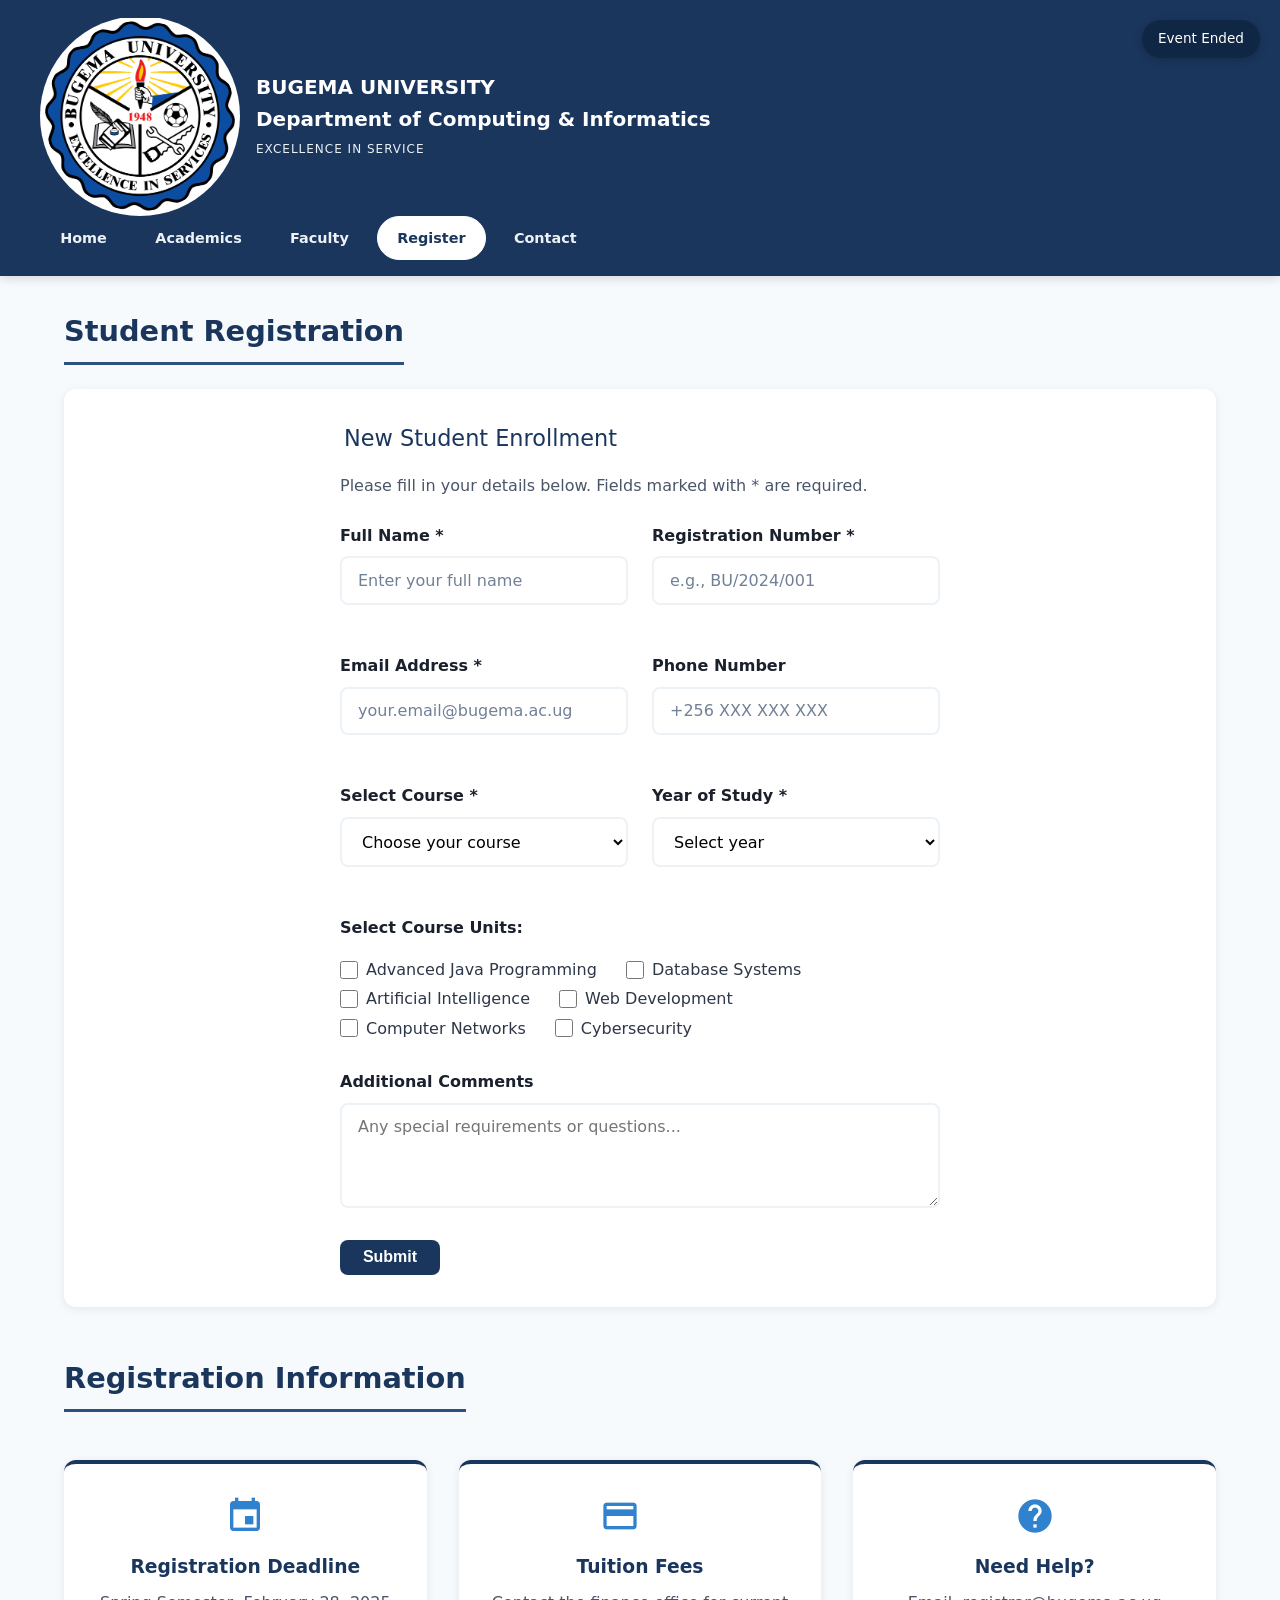
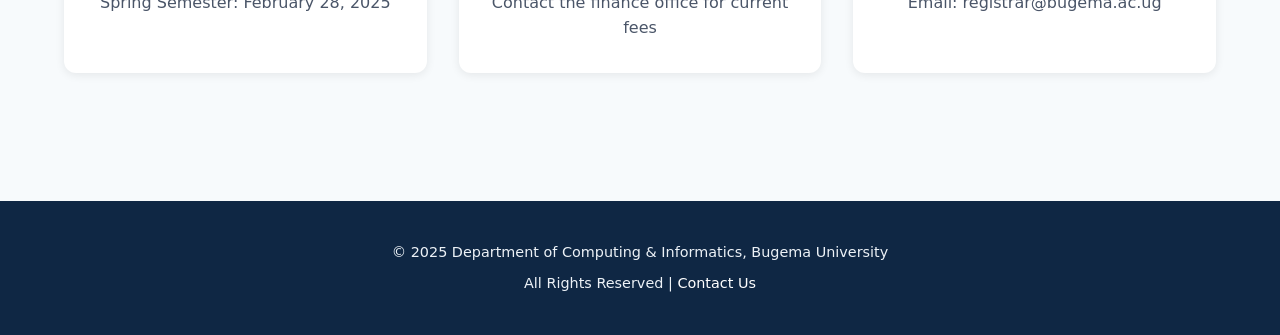
<file: registration.html>
<!DOCTYPE html>
<html lang="en">
<head>
    <meta charset="UTF-8">
    <meta name="viewport" content="width=device-width, initial-scale=1.0">
    <meta name="description" content="Register for courses at the Department of Computing and Informatics - Online student enrollment portal">
    <title>Student Registration | Department of Computing & Informatics</title>
    <link rel="stylesheet" href="style.css">
    <link rel="stylesheet" href="https://fonts.googleapis.com/icon?family=Material+Icons" crossorigin="anonymous">
</head>
<body>
    <!-- Skip Link for Accessibility -->
    <a href="#main-content" class="skip-link">Skip to main content</a>
    
    <!-- Timer Display -->
    <div class="timer-pill" id="timer" aria-live="polite">Loading...</div>
    
    <!-- Notification Area -->
    <div id="notification-area" aria-live="polite" aria-atomic="true"></div>

    <!-- Header -->
    <header class="main-header" role="banner">
        <div class="header-container">
            <div class="brand">
                  <img src="bugema-university-seeklogo.png" alt="Bugema University Logo" class="uni-logo">
                <div class="title-group">
                    <h1>BUGEMA   UNIVERSITY </h1>
                    <h1>Department of Computing & Informatics</h1>
                    <span class="motto">Excellence in Service</span>
                </div>
            </div>
            
            <!-- Mobile Menu Toggle -->
            <button class="menu-toggle" aria-label="Toggle navigation menu" aria-expanded="false">
                <span class="material-icons">menu</span>
            </button>
            
            <!-- Navigation -->
            <nav class="pill-nav" role="navigation" aria-label="Main navigation">
                <a href="index.html" class="nav-btn">Home</a>
                <a href="academics.html" class="nav-btn">Academics</a>
                <a href="faculty.html" class="nav-btn">Faculty</a>
                <a href="registration.html" class="nav-btn active" aria-current="page">Register</a>
                <a href="contact.html" class="nav-btn">Contact</a>
            </nav>
        </div>
    </header>

    <!-- Main Content -->
    <main id="main-content">
        <div class="container">
            <!-- Registration Form -->
            <section class="section" aria-labelledby="register-title">
                <h2 id="register-title" class="section-title">Student Registration</h2>
                
                <div class="m3-card">
                    <div class="card-title">
                        <span class="material-icons">how_to_reg</span>
                        <span>New Student Enrollment</span>
                    </div>
                    
                    <form id="regForm" class="m3-form" action="#" method="POST" aria-describedby="form-instructions">
                        <p id="form-instructions" style="margin-bottom: 1.5rem; color: var(--text-muted);">
                            Please fill in your details below. Fields marked with * are required.
                        </p>
                        
                        <div class="form-row">
                            <div class="form-group">
                                <label for="fullname">Full Name *</label>
                                <input type="text" id="fullname" name="fullname" placeholder="Enter your full name" required autocomplete="name">
                            </div>
                            <div class="form-group">
                                <label for="regnumber">Registration Number *</label>
                                <input type="text" id="regnumber" name="regnumber" placeholder="e.g., BU/2024/001" required autocomplete="off">
                            </div>
                        </div>
                        
                        <div class="form-row">
                            <div class="form-group">
                                <label for="email">Email Address *</label>
                                <input type="email" id="email" name="email" placeholder="your.email@bugema.ac.ug" required autocomplete="email">
                            </div>
                            <div class="form-group">
                                <label for="phone">Phone Number</label>
                                <input type="tel" id="phone" name="phone" placeholder="+256 XXX XXX XXX" autocomplete="tel">
                            </div>
                        </div>
                        
                        <div class="form-row">
                            <div class="form-group">
                                <label for="course">Select Course *</label>
                                <select id="course" name="course" required>
                                    <option value="" disabled selected>Choose your course</option>
                                    <option value="software-eng">BSc. Software Engineering</option>
                                    <option value="ai">BSc. Artificial Intelligence</option>
                                    <option value="cybersecurity">BSc. Cybersecurity</option>
                                    <option value="info-systems">BSc. Information Systems</option>
                                </select>
                            </div>
                            <div class="form-group">
                                <label for="year">Year of Study *</label>
                                <select id="year" name="year" required>
                                    <option value="" disabled selected>Select year</option>
                                    <option value="1">Year 1</option>
                                    <option value="2">Year 2</option>
                                    <option value="3">Year 3</option>
                                    <option value="4">Year 4</option>
                                </select>
                            </div>
                        </div>
                        
                        <div class="course-checks">
                            <p>Select Course Units:</p>
                            <label><input type="checkbox" name="courses" value="java"> Advanced Java Programming</label>
                            <label><input type="checkbox" name="courses" value="database"> Database Systems</label>
                            <label><input type="checkbox" name="courses" value="ai"> Artificial Intelligence</label>
                            <label><input type="checkbox" name="courses" value="web"> Web Development</label>
                            <label><input type="checkbox" name="courses" value="network"> Computer Networks</label>
                            <label><input type="checkbox" name="courses" value="security"> Cybersecurity</label>
                        </div>
                        
                        <div class="form-group">
                            <label for="comments">Additional Comments</label>
                            <textarea id="comments" name="comments" rows="4" placeholder="Any special requirements or questions..."></textarea>
                        </div>
                        
                        <button type="submit" class="google-btn">Submit </button>
                    </form>
                </div>
            </section>

            <!-- Quick Info -->
            <section class="section" aria-labelledby="info-title">
                <h2 id="info-title" class="section-title">Registration Information</h2>
                
                <div class="contact-grid">
                    <div class="contact-card">
                        <span class="material-icons">event</span>
                        <h3>Registration Deadline</h3>
                        <p>Spring Semester: February 28, 2025</p>
                    </div>
                    <div class="contact-card">
                        <span class="material-icons">payments</span>
                        <h3>Tuition Fees</h3>
                        <p>Contact the finance office for current fees</p>
                    </div>
                    <div class="contact-card">
                        <span class="material-icons">help</span>
                        <h3>Need Help?</h3>
                        <p>Email: registrar@bugema.ac.ug</p>
                    </div>
                </div>
            </section>
        </div>
    </main>

    <!-- Footer -->
    <footer class="main-footer" role="contentinfo">
        <p>&copy; 2025 Department of Computing & Informatics, Bugema University</p>
        <p>All Rights Reserved | <a href="contact.html">Contact Us</a></p>
    </footer>

    <script src="script.js"></script>
</body>
</html>
</file>
<file: style.css>
/* ================================================
   Department of Computing & Informatics
   Professional Website - Navy Blue & White Theme
   WCAG 2.1 Compliant
   ================================================ */

:root {
    /* Navy Blue Palette - Trust & Professionalism */
    --navy-primary: #1a365d;
    --navy-dark: #0f2744;
    --navy-light: #2c5282;
    --blue-accent: #3182ce;
    
    /* White/Breathing Room */
    --white: #ffffff;
    --white-off: #f7fafc;
    --white-light: #edf2f7;
    
    /* Text Colors - WCAG Compliant Contrast */
    --text-primary: #1a202c;
    --text-secondary: #2d3748;
    --text-muted: #4a5568;
    --text-light: #718096;
    
    /* Semantic Colors */
    --success: #276749;
    --error: #c53030;
    --warning: #b7791f;
    
    /* Spacing */
    --space-xs: 0.5rem;
    --space-sm: 1rem;
    --space-md: 1.5rem;
    --space-lg: 2rem;
    --space-xl: 3rem;
    
    /* Typography */
    --font-heading: 'Segoe UI', system-ui, -apple-system, sans-serif;
    --font-body: 'Segoe UI', system-ui, -apple-system, sans-serif;
    
    /* Transitions */
    --transition: all 0.3s ease;
}

/* ================================================
   Base Styles & Reset
   ================================================ */

* {
    box-sizing: border-box;
    margin: 0;
    padding: 0;
}

html {
    scroll-behavior: smooth;
}

body {
    font-family: var(--font-body);
    background: var(--white-off);
    color: var(--text-primary);
    line-height: 1.6;
    min-height: 100vh;
}

/* ================================================
   Accessibility - Skip Links & Focus States
   ================================================ */

.skip-link {
    position: absolute;
    top: -40px;
    left: 0;
    background: var(--navy-primary);
    color: var(--white);
    padding: var(--space-sm);
    z-index: 10000;
    transition: top 0.3s;
}

.skip-link:focus {
    top: 0;
}

:focus-visible {
    outline: 3px solid var(--blue-accent);
    outline-offset: 2px;
}

/* ================================================
   Header & Navigation
   ================================================ */

.main-header {
    background: var(--navy-primary);
    padding: var(--space-sm) var(--space-md);
    position: sticky;
    top: 0;
    z-index: 1000;
    box-shadow: 0 2px 10px rgba(0, 0, 0, 0.15);
}

.header-container {
    max-width: 1200px;
    margin: 0 auto;
    display: flex;
    justify-content: space-between;
    align-items: center;
    flex-wrap: wrap;
}

.brand {
    display: flex;
    align-items: center;
    gap: var(--space-sm);
}

.uni-logo {
    width: 200px;
    height: 200px;
    border-radius: 50%;
    background: var(--white);
    padding: 5px;
    object-fit: fill;
}

.title-group h1 {
    font-family: var(--font-heading);
    font-size: 1.25rem;
    color: var(--white);
    font-weight: 700;
    margin: 0;
}

.motto {
    font-size: 0.75rem;
    color: var(--white-light);
    text-transform: uppercase;
    letter-spacing: 1px;
}

/* Mobile Menu Toggle */
.menu-toggle {
    display: none;
    background: none;
    border: 2px solid var(--white);
    color: var(--white);
    padding: var(--space-xs) var(--space-sm);
    border-radius: 5px;
    cursor: pointer;
    font-size: 1.2rem;
}

.menu-toggle:hover {
    background: var(--navy-light);
}

/* Navigation */
.pill-nav {
    display: flex;
    gap: var(--space-xs);
    flex-wrap: wrap;
    justify-content: center;
}

.nav-btn {
    text-decoration: none;
    padding: 0.6rem 1.2rem;
    border-radius: 50px;
    font-weight: 600;
    font-size: 0.9rem;
    color: var(--white-light);
    transition: var(--transition);
    border: 1px solid transparent;
}

.nav-btn:hover {
    background: var(--navy-light);
    color: var(--white);
}

.nav-btn.active {
    background: var(--white);
    color: var(--navy-primary);
    border-color: var(--white);
}

/* ================================================
   Hero Section
   ================================================ */

.hero-section {
    background: linear-gradient(135deg, var(--navy-primary) 0%, var(--navy-light) 100%);
    padding: var(--space-xl) var(--space-md);
    text-align: center;
    position: relative;
    overflow: hidden;
}

.hero-section::before {
    content: '';
    position: absolute;
    top: 0;
    left: 0;
    right: 0;
    bottom: 0;
    background: url("data:image/svg+xml,%3Csvg width='60' height='60' viewBox='0 0 60 60' xmlns='http://www.w3.org/2000/svg'%3E%3Cg fill='none' fill-rule='evenodd'%3E%3Cg fill='%23ffffff' fill-opacity='0.05'%3E%3Cpath d='M36 34v-4h-2v4h-4v2h4v4h2v-4h4v-2h-4zm0-30V0h-2v4h-4v2h4v4h2V6h4V4h-4zM6 34v-4H4v4H0v2h4v4h2v-4h4v-2H6zM6 4V0H4v4H0v2h4v4h2V6h4V4H6z'/%3E%3C/g%3E%3C/g%3E%3C/svg%3E");
    opacity: 0.5;
}

.hero-text {
    position: relative;
    z-index: 1;
    max-width: 800px;
    margin: 0 auto;
}

.hero-text h2 {
    font-family: var(--font-heading);
    font-size: 2.5rem;
    color: var(--white);
    margin-bottom: var(--space-md);
    text-shadow: 0 2px 4px rgba(0, 0, 0, 0.2);
}

.hero-text p {
    font-size: 1.2rem;
    color: var(--white-light);
    margin-bottom: var(--space-lg);
}

.cta-group {
    display: flex;
    gap: var(--space-sm);
    justify-content: center;
    flex-wrap: wrap;
}

.primary-btn, .secondary-btn {
    display: inline-block;
    padding: 0.8rem 2rem;
    border-radius: 50px;
    text-decoration: none;
    font-weight: 600;
    transition: var(--transition);
    font-size: 1rem;
}

.primary-btn {
    background: var(--white);
    color: var(--navy-primary);
}

.primary-btn:hover {
    background: var(--blue-accent);
    color: var(--white);
    transform: translateY(-2px);
    box-shadow: 0 4px 15px rgba(0, 0, 0, 0.2);
}

.secondary-btn {
    background: transparent;
    color: var(--white);
    border: 2px solid var(--white);
}

.secondary-btn:hover {
    background: var(--white);
    color: var(--navy-primary);
    transform: translateY(-2px);
}

/* ================================================
   Main Container & Sections
   ================================================ */

.container {
    max-width: 1200px;
    margin: 0 auto;
    padding: var(--space-lg) var(--space-md);
}

.section {
    margin-bottom: var(--space-xl);
}

.section-title {
    font-family: var(--font-heading);
    font-size: 1.8rem;
    color: var(--navy-primary);
    margin-bottom: var(--space-md);
    padding-bottom: var(--space-xs);
    border-bottom: 3px solid var(--navy-light);
    display: inline-block;
}

/* ================================================
   Cards
   ================================================ */

.m3-card {
    background: var(--white);
    border-radius: 12px;
    padding: var(--space-lg);
    margin-bottom: var(--space-lg);
    box-shadow: 0 2px 10px rgba(0, 0, 0, 0.08);
    transition: var(--transition);
}

.m3-card:hover {
    box-shadow: 0 4px 20px rgba(0, 0, 0, 0.12);
}

.card-title {
    font-family: var(--font-heading);
    font-size: 1.4rem;
    color: var(--navy-primary);
    margin-bottom: var(--space-sm);
    display: flex;
    align-items: center;
    gap: var(--space-xs);
}

.card-title .material-icons {
    font-size: 1.5rem;
    color: var(--blue-accent);
}

/* ================================================
   Faculty Directory
   ================================================ */

.faculty-grid {
    display: grid;
    grid-template-columns: repeat(auto-fit, minmax(280px, 1fr));
    gap: var(--space-lg);
    margin-top: var(--space-md);
}

.faculty-card {
    background: var(--white);
    border-radius: 12px;
    padding: var(--space-lg);
    text-align: center;
    box-shadow: 0 2px 10px rgba(0, 0, 0, 0.08);
    transition: var(--transition);
    border-top: 4px solid var(--navy-primary);
}

.faculty-card:hover {
    transform: translateY(-5px);
    box-shadow: 0 8px 25px rgba(0, 0, 0, 0.15);
}

.photo-frame {
    width: 140px;
    height: 140px;
    border-radius: 50%;
    border: 4px solid var(--navy-primary);
    padding: 4px;
    margin: 0 auto var(--space-md);
    overflow: hidden;
    background: var(--white-light);
}

.photo-frame img {
    width: 100%;
    height: 100%;
    border-radius: 50%;
    object-fit: cover;
}

.faculty-card h3 {
    color: var(--navy-primary);
    font-size: 1.2rem;
    margin-bottom: var(--space-xs);
}

.faculty-title {
    color: var(--blue-accent);
    font-weight: 600;
    font-size: 0.9rem;
    margin-bottom: var(--space-sm);
}

.faculty-expertise {
    color: var(--text-muted);
    font-size: 0.9rem;
    margin-bottom: var(--space-sm);
}

.faculty-contact {
    font-size: 0.85rem;
    color: var(--text-secondary);
}

.faculty-contact a {
    color: var(--blue-accent);
    text-decoration: none;
}

.faculty-contact a:hover {
    text-decoration: underline;
}

/* ================================================
   Student Spotlight / Success Stories
   ================================================ */

.spotlight-grid {
    display: grid;
    grid-template-columns: repeat(auto-fit, minmax(300px, 1fr));
    gap: var(--space-lg);
    margin-top: var(--space-md);
}

.spotlight-card {
    background: linear-gradient(135deg, var(--navy-primary) 0%, var(--navy-light) 100%);
    border-radius: 16px;
    padding: var(--space-lg);
    color: var(--white);
    position: relative;
    overflow: hidden;
}

.spotlight-card::before {
    content: '';
    position: absolute;
    top: -50%;
    right: -50%;
    width: 100%;
    height: 100%;
    background: radial-gradient(circle, rgba(255,255,255,0.1) 0%, transparent 70%);
}

.spotlight-card h3 {
    font-size: 1.5rem;
    margin-bottom: var(--space-xs);
    position: relative;
}

.spotlight-card .achievement {
    background: rgba(255, 255, 255, 0.2);
    padding: var(--space-xs) var(--space-sm);
    border-radius: 20px;
    display: inline-block;
    font-size: 0.85rem;
    margin-bottom: var(--space-md);
}

.spotlight-info {
    display: flex;
    flex-direction: column;
    gap: var(--space-xs);
    font-size: 0.95rem;
    position: relative;
}

.spotlight-info strong {
    color: var(--white-light);
}

/* ================================================
   Timetable
   ================================================ */

.timetable-container {
    overflow-x: auto;
    margin-top: var(--space-md);
}

.timetable {
    width: 100%;
    border-collapse: collapse;
    background: var(--white);
    border-radius: 12px;
    overflow: hidden;
    box-shadow: 0 2px 10px rgba(0, 0, 0, 0.08);
}

.timetable thead {
    background: var(--navy-primary);
    color: var(--white);
}

.timetable th {
    padding: var(--space-sm) var(--space-md);
    text-align: left;
    font-weight: 600;
    font-size: 0.95rem;
}

.timetable tbody tr {
    border-bottom: 1px solid var(--white-light);
    transition: var(--transition);
}

.timetable tbody tr:hover {
    background: var(--white-off);
}

.timetable td {
    padding: var(--space-sm) var(--space-md);
    color: var(--text-secondary);
}

.timetable .time-slot {
    font-weight: 600;
    color: var(--navy-primary);
    white-space: nowrap;
}

.timetable .course-name {
    font-weight: 500;
    color: var(--text-primary);
}

.timetable .lecturer {
    color: var(--text-muted);
}

/* ================================================
   Forms
   ================================================ */

.m3-form {
    max-width: 600px;
    margin: 0 auto;
}

.form-row {
    display: grid;
    grid-template-columns: repeat(auto-fit, minmax(250px, 1fr));
    gap: var(--space-md);
    margin-bottom: var(--space-md);
}

.form-group {
    margin-bottom: var(--space-md);
}

.form-group label {
    display: block;
    margin-bottom: var(--space-xs);
    font-weight: 600;
    color: var(--text-primary);
}

.form-group input,
.form-group select,
.form-group textarea {
    width: 100%;
    padding: 0.8rem 1rem;
    border: 2px solid var(--white-light);
    border-radius: 8px;
    font-size: 1rem;
    font-family: var(--font-body);
    transition: var(--transition);
    background: var(--white);
}

.form-group input:focus,
.form-group select:focus,
.form-group textarea:focus {
    border-color: var(--blue-accent);
    outline: none;
    box-shadow: 0 0 0 3px rgba(49, 130, 206, 0.2);
}

.form-group input::placeholder {
    color: var(--text-light);
}

.course-checks {
    margin: var(--space-md) 0;
}

.course-checks p {
    font-weight: 600;
    margin-bottom: var(--space-sm);
    color: var(--text-primary);
}

.course-checks label {
    display: inline-flex;
    align-items: center;
    gap: var(--space-xs);
    margin-right: var(--space-md);
    cursor: pointer;
    color: var(--text-secondary);
}

.course-checks input[type="checkbox"] {
    width: 18px;
    height: 18px;
    accent-color: var(--navy-primary);
}

.google-btn {
    background: var(--navy-primary);
    color: var(--white);
    border: none;
    /*padding: 1rem 2rem;*/
    border-radius: 8px;
    font-size: 1rem;
    font-weight: 600;
    cursor: pointer;
    transition: var(--transition);
    height: 35px;
    width:100px;
    align-items: center;
}

.google-btn:hover {
    background: var(--navy-light);
    transform: translateY(-2px);
    box-shadow: 0 4px 15px rgba(26, 54, 93, 0.3);
}

/* ================================================
   Contact Section
   ================================================ */

.contact-grid {
    display: grid;
    grid-template-columns: repeat(auto-fit, minmax(250px, 1fr));
    gap: var(--space-lg);
    margin-top: var(--space-md);
}

.contact-card {
    background: var(--white);
    border-radius: 12px;
    padding: var(--space-lg);
    text-align: center;
    box-shadow: 0 2px 10px rgba(0, 0, 0, 0.08);
    border-top: 4px solid var(--navy-primary);
}

.contact-card .material-icons {
    font-size: 2.5rem;
    color: var(--blue-accent);
    margin-bottom: var(--space-sm);
}

.contact-card h3 {
    color: var(--navy-primary);
    margin-bottom: var(--space-xs);
}

.contact-card p {
    color: var(--text-muted);
}

/* ================================================
   Footer
   ================================================ */

.main-footer {
    background: var(--navy-dark);
    color: var(--white-light);
    padding: var(--space-lg) var(--space-md);
    text-align: center;
    margin-top: var(--space-xl);
}

.main-footer p {
    margin: var(--space-xs) 0;
    font-size: 0.9rem;
}

.main-footer a {
    color: var(--white);
    text-decoration: none;
}

.main-footer a:hover {
    text-decoration: underline;
}

/* ================================================
   Responsive Design - Mobile First
   ================================================ */

@media (max-width: 768px) {
    .header-container {
        flex-direction: column;
        gap: var(--space-sm);
    }
    
    .menu-toggle {
        display: block;
    }
    
    .pill-nav {
        display: none;
        width: 100%;
        flex-direction: column;
        gap: var(--space-xs);
        margin-top: var(--space-sm);
    }
    
    .pill-nav.active {
        display: flex;
    }
    
    .nav-btn {
        text-align: center;
    }
    
    .hero-text h2 {
        font-size: 1.8rem;
    }
    
    .hero-text p {
        font-size: 1rem;
    }
    
    .cta-group {
        flex-direction: column;
    }
    
    .primary-btn, .secondary-btn {
        width: 100%;
        text-align: center;
    }
    
    .section-title {
        font-size: 1.5rem;
    }
    
    .timetable th,
    .timetable td {
        padding: var(--space-xs);
        font-size: 0.85rem;
    }
    
    .form-row {
        grid-template-columns: 1fr;
    }
}

@media (max-width: 480px) {
    .title-group h1 {
        font-size: 1rem;
    }
    
    .m3-card {
        padding: var(--space-md);
    }
    
    .faculty-grid,
    .spotlight-grid {
        grid-template-columns: 1fr;
    }
}

/* ================================================
   Utility Classes
   ================================================ */

.visually-hidden {
    position: absolute;
    width: 1px;
    height: 1px;
    padding: 0;
    margin: -1px;
    overflow: hidden;
    clip: rect(0, 0, 0, 0);
    white-space: nowrap;
    border: 0;
}

.text-center {
    text-align: center;
}

.mb-0 {
    margin-bottom: 0;
}

/* Toast Notification */
#notification-area {
    position: fixed;
    bottom: 20px;
    right: 20px;
    z-index: 3000;
}

.toast {
    background: var(--navy-dark);
    color: var(--white);
    padding: var(--space-sm) var(--space-md);
    border-radius: 8px;
    margin-top: var(--space-xs);
    animation: slideIn 0.3s ease;
}

@keyframes slideIn {
    from {
        transform: translateX(100%);
        opacity: 0;
    }
    to {
        transform: translateX(0);
        opacity: 1;
    }
}

/* Timer Pill */
.timer-pill {
    position: fixed;
    top: 20px;
    right: 20px;
    background: var(--navy-dark);
    color: var(--white);
    padding: var(--space-xs) var(--space-sm);
    border-radius: 50px;
    font-size: 0.85rem;
    font-weight: 500;
    z-index: 2000;
    box-shadow: 0 2px 10px rgba(0, 0, 0, 0.2);
}
</file>
